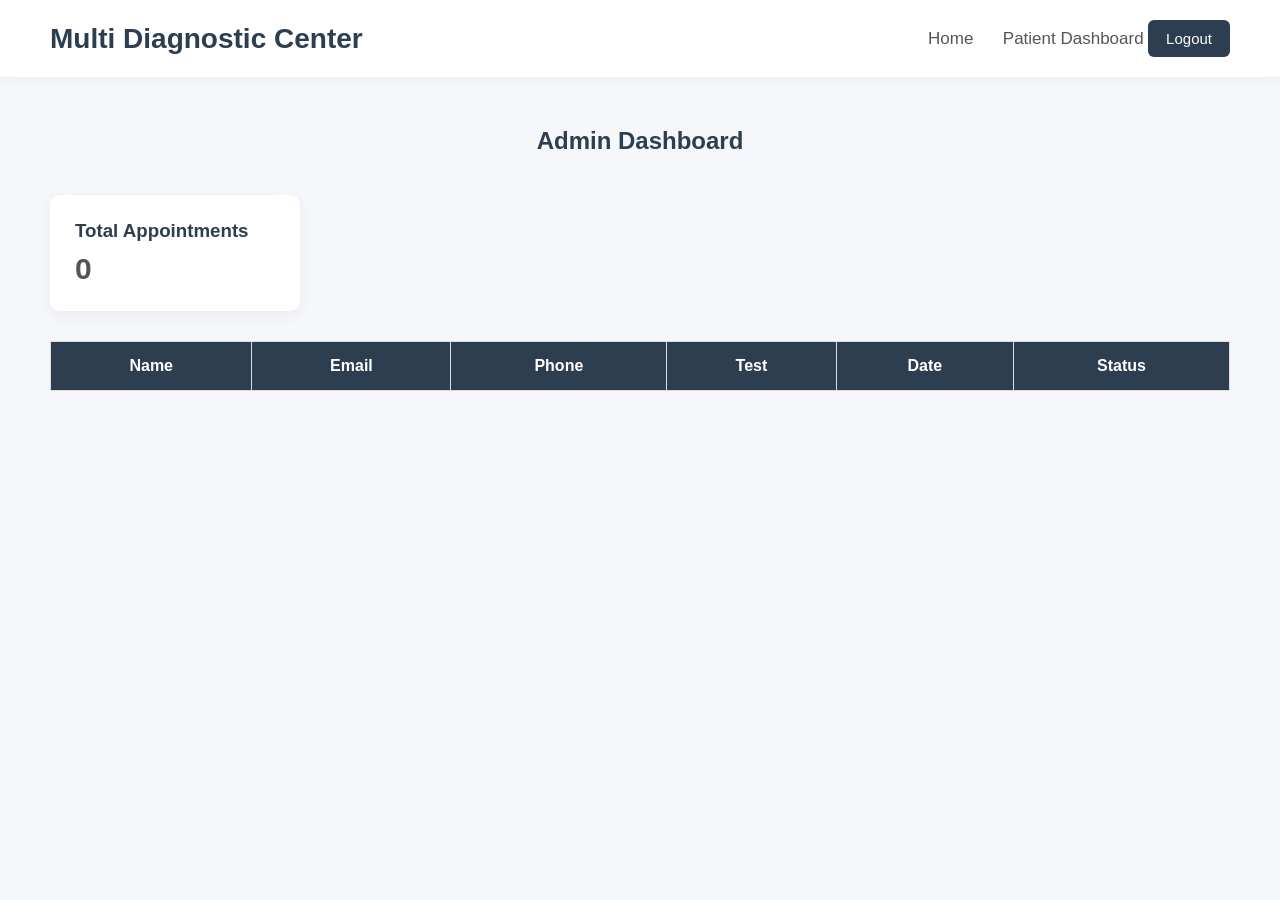
<file: frontend/admin.html>
<!DOCTYPE html>
<html lang="en">

<head>

    <meta charset="UTF-8">

    <meta name="viewport"
          content="width=device-width, initial-scale=1.0">

    <title>Admin Dashboard</title>

    <link rel="stylesheet"
          href="style.css">

</head>

<body>
    <header>

    <h1>Multi Diagnostic Center</h1>

    <nav>

        <a href="index.html">Home</a>

        <a href="dashboard.html">Patient Dashboard</a>

        <button onclick="logout()">
            Logout
        </button>
    </nav>

</header>

    <section class="admin-dashboard">

        <h2>
            Admin Dashboard
        </h2>
        <div class="dashboard-cards">

    <div class="dashboard-card">

        <h3>Total Appointments</h3>

        <p id="totalAppointments">0</p>

    </div>

</div>
        <table>

            <thead>

                <tr>

                    <th>Name</th>
                    <th>Email</th>
                    <th>Phone</th>
                    <th>Test</th>
                    <th>Date</th>
                    <th>Status</th>

                </tr>

            </thead>

            <tbody id="appointmentTable">

            </tbody>

        </table>

    </section>
    

    <script src="admin.js"></script>

</body>

</html>
</file>
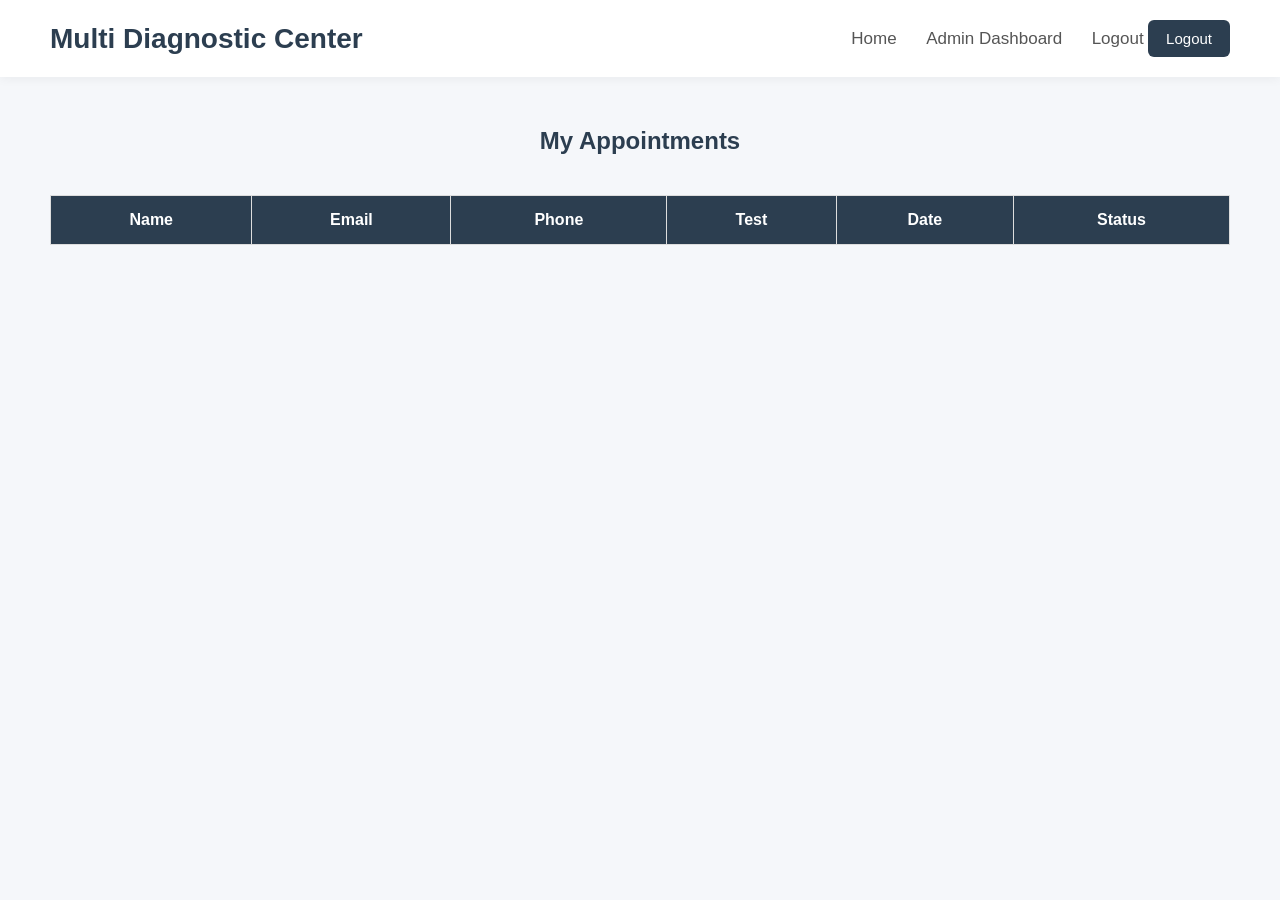
<file: frontend/dashboard.html>
<!DOCTYPE html>
<html lang="en">

<head>

    <meta charset="UTF-8">

    <meta name="viewport"
          content="width=device-width, initial-scale=1.0">

    <title>Patient Dashboard</title>

    <link rel="stylesheet"
          href="style.css">

</head>

<body>
    <header>

    <h1>Multi Diagnostic Center</h1>

    <nav>

        <a href="index.html">Home</a>

        <a href="admin.html">Admin Dashboard</a>

        <a href="login.html">Logout</a>

        <button onclick="logout()">
            Logout
        </button>
    </nav>

</header>
    <section class="admin-dashboard">

        <h2>
            My Appointments
        </h2>

        <table>

            <thead>

                <tr>

                    <th>Name</th>
                    <th>Email</th>
                    <th>Phone</th>
                    <th>Test</th>
                    <th>Date</th>
                    <th>Status</th>

                </tr>

            </thead>

            <tbody id="dashboardTable">

            </tbody>

        </table>

    </section>

    <script src="dashboard.js"></script>

</body>

</html>
</file>
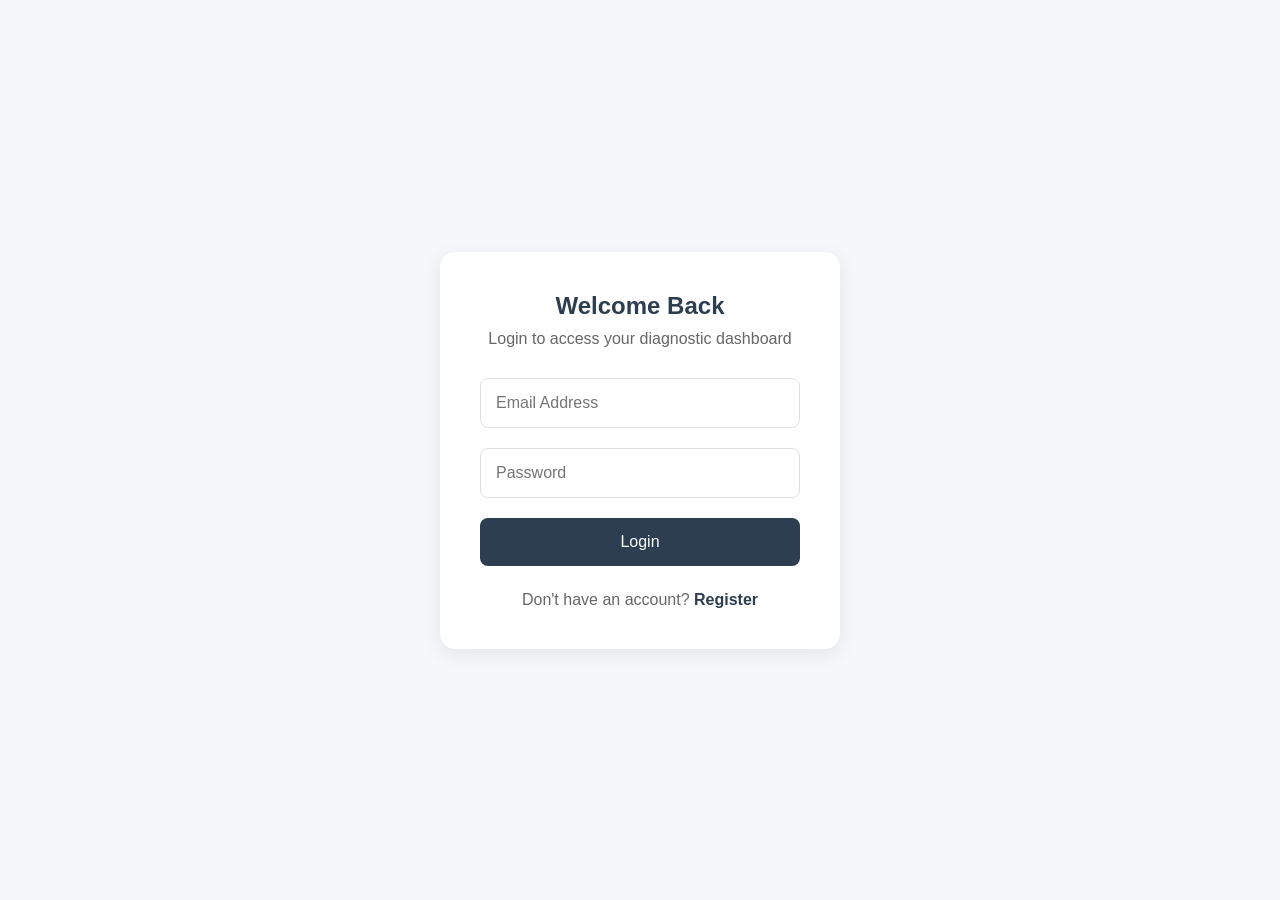
<file: frontend/login.html>
<!DOCTYPE html>
<html lang="en">

<head>

    <meta charset="UTF-8">

    <meta name="viewport"
          content="width=device-width, initial-scale=1.0">

    <title>Login</title>

    <link rel="stylesheet"
          href="style.css">

</head>

<body>

    <section class="login-page">

        <div class="login-box">

            <h2>Welcome Back</h2>

            <p class="login-text">
                Login to access your diagnostic dashboard
            </p>

            <form id="loginForm">

                <input type="email"
                    id="loginEmail"
                    placeholder="Email Address"
                    required>

                <input type="password"
                    id="loginPassword"
                    placeholder="Password"
                    required>

                <button type="submit">
                    Login
                </button>

            </form>

            <p class="register-link">
                Don't have an account?
                <a href="register.html">
                    Register
                </a>
            </p>

        </div>

    </section>
<script src="script.js"></script>
</body>

</html>
</file>
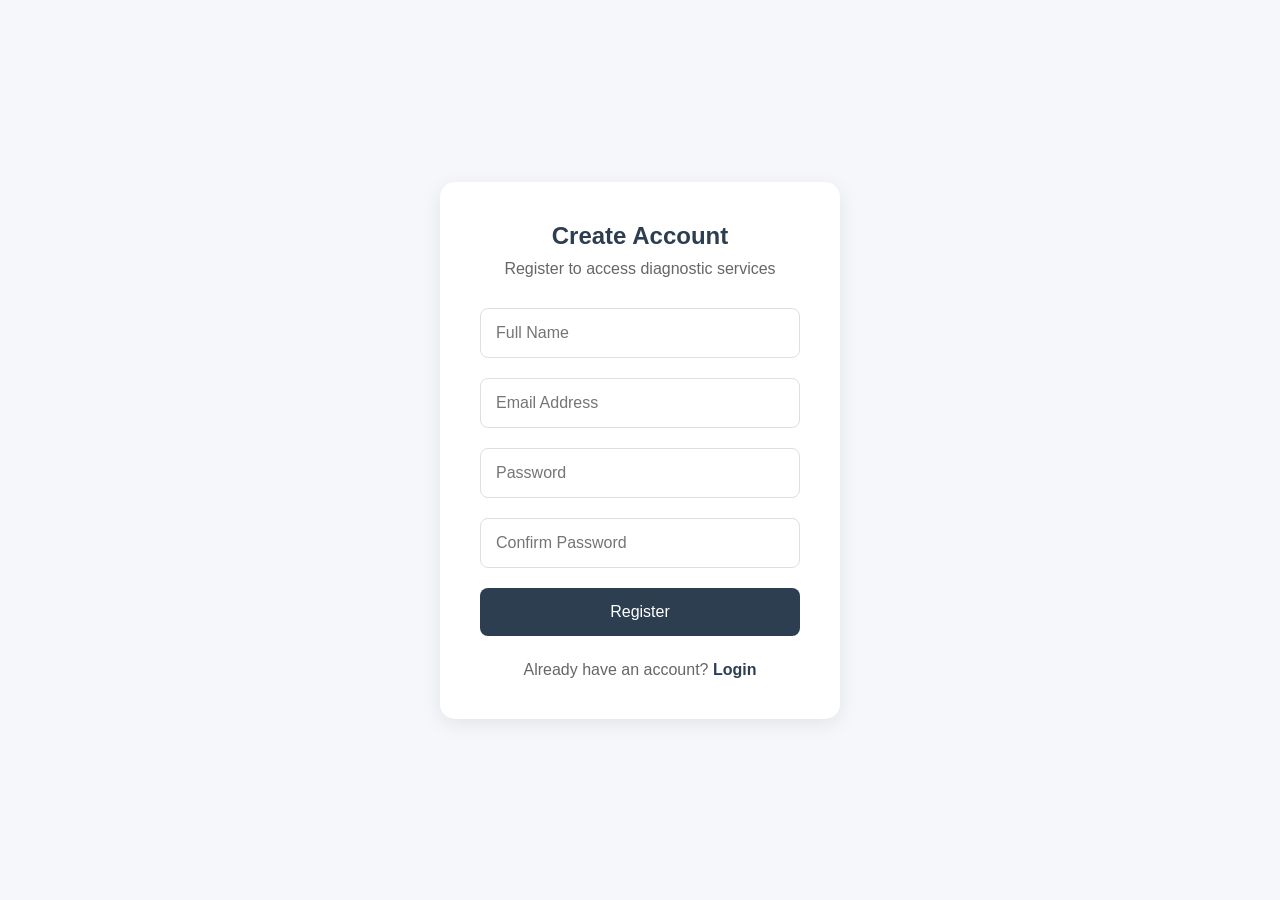
<file: frontend/register.html>
<!DOCTYPE html>
<html lang="en">

<head>

    <meta charset="UTF-8">

    <meta name="viewport"
          content="width=device-width, initial-scale=1.0">

    <title>Register</title>

    <link rel="stylesheet"
          href="style.css">

</head>

<body>

    <section class="login-page">

        <div class="login-box">

            <h2>Create Account</h2>

            <p class="login-text">
                Register to access diagnostic services
            </p>

            <form id="registerForm">

                <input type="text"
       id="name"
       placeholder="Full Name"
       required>

<input type="email"
       id="email"
       placeholder="Email Address"
       required>

<input type="password"
       id="password"
       placeholder="Password"
       required>

<input type="password"
       id="confirmPassword"
       placeholder="Confirm Password"
       required>

                <button type="submit">
                    Register
                </button>

            </form>

            <p class="register-link">
                Already have an account?
                <a href="login.html">
                    Login
                </a>
            </p>

        </div>

    </section>
<script src="script.js"></script>
</body>

</html>
</file>
<file: frontend/style.css>
html{
    scroll-behavior:smooth;
}
*{
    margin:0;
    padding:0;
    box-sizing:border-box;
    font-family:Arial, sans-serif;
}

body{
    background:#f5f7fa;
    color:#333;
}

/* HEADER */

header{
    background:white;

    display:flex;
    justify-content:space-between;
    align-items:center;

    padding:20px 50px;

    box-shadow:0 2px 10px rgba(0,0,0,0.05);
}

header h1{
    color:#2c3e50;
    font-size:28px;
}

nav a{
    text-decoration:none;
    color:#555;
    margin-left:25px;
    font-size:17px;
    transition:0.3s;
}

nav a:hover{
    color:#2c3e50;
}

/* HERO SECTION */

.hero{

    height:90vh;

    display:flex;
    justify-content:center;
    align-items:center;

    text-align:center;

    background:
    linear-gradient(rgba(0,0,0,0.4),
    rgba(0,0,0,0.4)),
    url("assets/medical.jpg");

    background-size:cover;
    background-position:center;

    color:white;
}

.hero-content h2{

    font-size:60px;

    margin-bottom:20px;

}

.hero-content p{

    font-size:24px;

}

.hero button{

    margin-top:30px;

    padding:15px 30px;

    border:none;

    border-radius:8px;

    background:white;

    color:#2c3e50;

    font-size:17px;

    cursor:pointer;

}

/* SERVICES */

.services{
    padding:80px 50px;

    text-align:center;

    background:white;
}

.services h2{
    font-size:40px;
    margin-bottom:50px;
    color:#2c3e50;
}

.service-container{
    display:flex;
    justify-content:center;
    gap:30px;
    flex-wrap:wrap;
}

.service-card{
    background:#f8fafc;

    width:320px;

    padding:30px;

    border-radius:15px;

    box-shadow:0 5px 15px rgba(0,0,0,0.05);

    transition:0.3s;
}

.service-card:hover{
    transform:translateY(-5px);
}

.service-card h3{
    margin-bottom:15px;
    color:#2c3e50;
}

.service-card p{
    color:#666;
    line-height:1.6;
}

/* APPOINTMENT */

.appointment{
    padding:80px 20px;

    background:#f5f7fa;

    display:flex;
    flex-direction:column;
    align-items:center;
}

.appointment h2{
    font-size:40px;
    color:#2c3e50;

    margin-bottom:40px;
}

#appointmentForm{
    width:100%;
    max-width:500px;

    display:flex;
    flex-direction:column;

    gap:20px;
}

#appointmentForm input,
#appointmentForm select{
    padding:15px;

    border:1px solid #dcdfe4;

    border-radius:8px;

    font-size:16px;

    background:white;
}

#appointmentForm button{
    padding:15px;

    border:none;
    border-radius:8px;

    background:#2c3e50;

    color:white;

    font-size:17px;

    cursor:pointer;

    transition:0.3s;
}

#appointmentForm button:hover{
    background:#1f2d3a;
}

/* LOGIN PAGE */

.login-page{
    height:100vh;

    display:flex;
    justify-content:center;
    align-items:center;

    background:#f5f7fa;
}

.login-box{
    width:400px;

    background:white;

    padding:40px;

    border-radius:15px;

    box-shadow:0 5px 20px rgba(0,0,0,0.08);
}

.login-box h2{
    text-align:center;

    color:#2c3e50;

    margin-bottom:10px;
}

.login-text{
    text-align:center;

    color:#666;

    margin-bottom:30px;
}

.login-box form{
    display:flex;
    flex-direction:column;

    gap:20px;
}

.login-box input{
    padding:15px;

    border:1px solid #dcdfe4;

    border-radius:8px;

    font-size:16px;
}

.login-box button{
    padding:15px;

    border:none;

    border-radius:8px;

    background:#2c3e50;

    color:white;

    font-size:16px;

    cursor:pointer;

    transition:0.3s;
}

.login-box button:hover{
    background:#1f2d3a;
}

.register-link{
    margin-top:25px;

    text-align:center;

    color:#666;
}

.register-link a{
    color:#2c3e50;

    text-decoration:none;

    font-weight:bold;
}

/* FOOTER */

footer{
    background:white;

    padding:40px 20px;

    text-align:center;

    border-top:1px solid #e5e7eb;
}

.footer-content h3{
    color:#2c3e50;

    margin-bottom:15px;
}

.footer-content p{
    color:#666;

    margin-bottom:10px;
}

.admin-dashboard{

    padding:50px;

}

.admin-dashboard h2{

    text-align:center;

    margin-bottom:40px;

    color:#2c3e50;

}

table{

    width:100%;

    border-collapse:collapse;

    background:white;

}

th,
td{

    padding:15px;

    border:1px solid #ddd;

    text-align:center;

}

th{

    background:#2c3e50;

    color:white;

}
.dashboard-cards{

    display:flex;

    gap:20px;

    margin-bottom:30px;

}

.dashboard-card{

    background:white;

    padding:25px;

    border-radius:10px;

    box-shadow:0 5px 15px rgba(0,0,0,0.05);

    width:250px;

}

.dashboard-card h3{

    color:#2c3e50;

    margin-bottom:10px;

}

.dashboard-card p{

    font-size:30px;

    font-weight:bold;

    color:#555;

}
@media(max-width:768px){

    header{

        flex-direction:column;

        gap:20px;

        padding:20px;

    }

    nav{

        display:flex;

        flex-wrap:wrap;

        justify-content:center;

    }

    .hero-content h2{

        font-size:38px;

    }

    .hero-content p{

        font-size:18px;

    }

    .service-container{

        flex-direction:column;

        align-items:center;

    }

    table{

        display:block;

        overflow-x:auto;

    }

}

nav button{

    padding:10px 18px;

    border:none;

    border-radius:6px;

    background:#2c3e50;

    color:white;

    cursor:pointer;

    font-size:15px;

    transition:0.3s;

}

nav button:hover{

    background:#1a252f;

}
</file>
